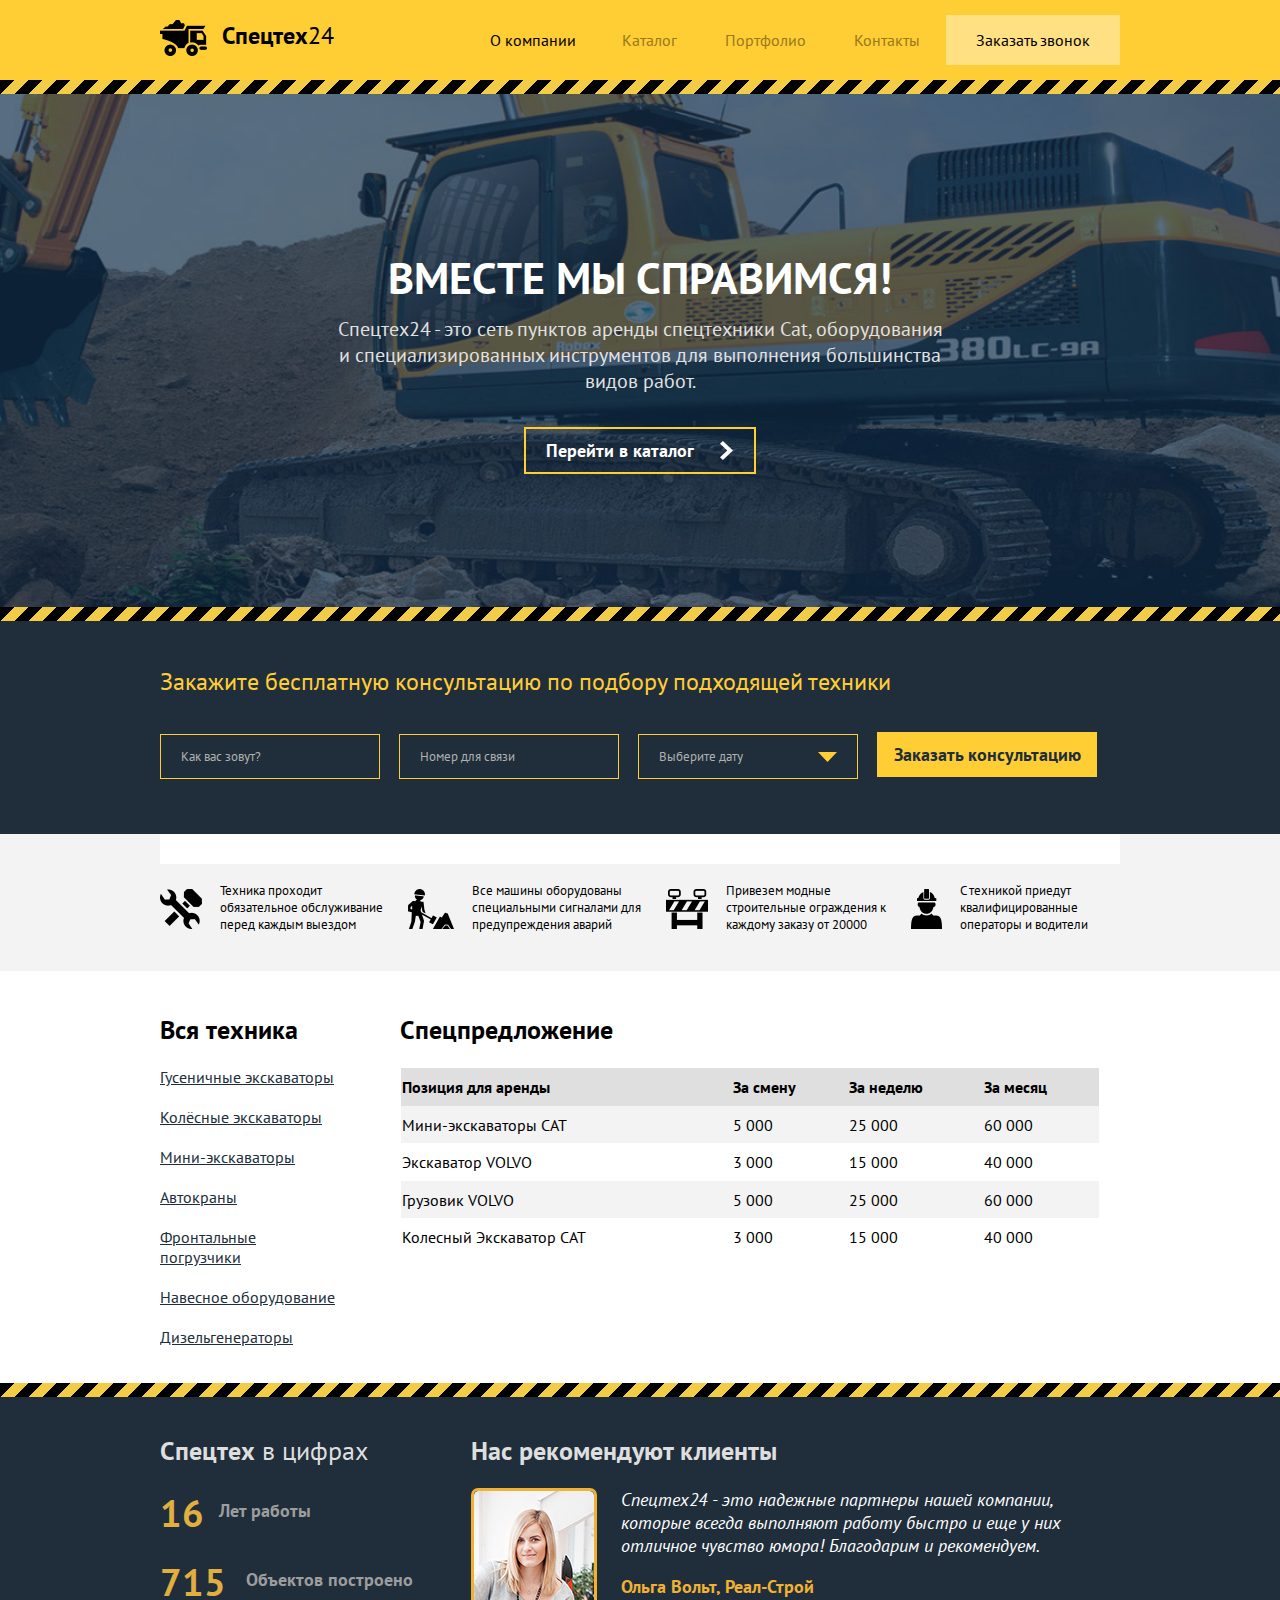
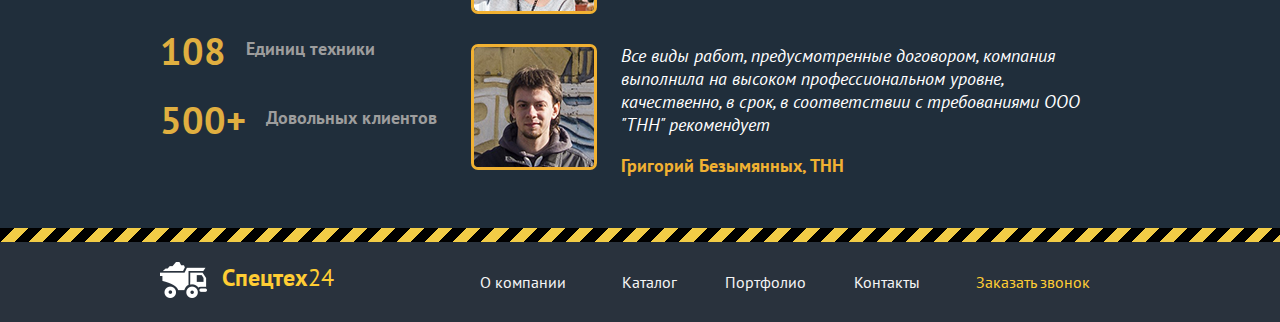
<file: index.html>
<!DOCTYPE html>
<html lang="en">
<head>
	<meta charset="UTF-8">
	<title>Спецтех24</title>
	<link rel="stylesheet" type="text/css" href="css/style.css">
	<link href="https://fonts.googleapis.com/css?family=PT+Sans:400,700,400italic&subset=latin,cyrillic" rel="stylesheet" type="text/css">
</head>
<body>
	<header class="page-header">
	<div class="container">
	<div class="logo">
	<a href="#" class="logo-link">
		<img class="logo-img" src="Icon/Icon_truck.png" alt="Грузовик">
		<span class="logo-brand">Спецтех<span class="normal-weight">24</span></span>
	</a>
	</div>
	<nav class="nav-primary">
	<ul>
		<li class="nav-list active-link"><span>О компании</span>
	    </li>
		<li class="nav-list"><a href="catalog.html">Каталог</a></li>
		<li class="nav-list"><a href="portfolio.html">Портфолио</a></li>
		<li class="nav-list"><a href="contacts.html">Контакты</a></li>
		<li class="btn-order"><a href="#">Заказать звонок</a></li>
	</ul>
	   </nav>
	 </div>
	</header>
<main>
<div class="gradient"></div>
	<div class="promo">
	<div class="container">
		<p class="promo-slogan">Вместе мы справимся!</p>
		<h1 class="promo-title">Спецтех24 - это сеть пунктов аренды спецтехники Cat, оборудования<br> и специализированных инструментов для выполнения большинства<br> видов работ.</h1>
		<a class="promo-btn" href="catalog.html"> Перейти в каталог </a>
	</div>
	</div>
	<div class="gradient"></div>
	<section class="consult">
		<div class="container">
			<h2 class="consult-title">Закажите бесплатную консультацию по подбору подходящей техники</h2>
			<form action="#" class="consult-form">
			<input class="form-list" type="text" placeholder="Как вас зовут?">
			<input class="form-list" type="tel" placeholder="Номер для связи">
			<input class="form-list-date" type="text" placeholder="Выберите дату" onfocus="(this.type='date')">
			<button class="consult-btn">Заказать консультацию</button>
			</form>
		</div>
	</section>
	<section class="action">
		<div class="container">
		  <div class="features">
	        <div class="features-item features-item-tool">
	        <img class="tool-img" src="Icon/tool.png" alt="tool">
			<p>Техника проходит<br>обязательное обслуживание<br>перед каждым выездом</p>
			</div>
			<div class="features-item">
			<img class="work-img" src="Icon/work.png" alt="work">
				<p>Все машины оборудованы<br>специальными сигналами для<br>предупреждения аварий</p>
			</div>
			<div class="features-item">
			<img class="fencing-img" src="Icon/fencing.png" alt="fencing">
				<p>Привезем модные<br>строительные ограждения к<br>каждому заказу от 20000</p>
			</div>
			<div class="features-item">
			<img class="workman-img" src="Icon/workman.png" alt="workman">
				<p>С техникой приедут<br>квалифицированные<br>операторы и водители</p>
			</div>
		  </div>
		</div>
	</section>

	<section class="technik">
		<div class="container">
			<nav class="technik-menu">
				<h2 class="subtitles">Вся техника</h2>
				<ul>
					<li><a href="#">Гусеничные экскаваторы</a></li><br>
					<li><a href="#">Колёсные экскаваторы</a></li><br>
					<li><a href="#">Мини-экскаваторы</a></li><br>
					<li><a href="#">Автокраны</a></li><br>
					<li><a href="#">Фронтальные погрузчики</a></li><br>
					<li><a href="#">Навесное оборудование</a></li><br>
					<li><a href="#">Дизельгенераторы</a></li><br>
				</ul>
			</nav>


			<article class="deals">
				<h2 class="subtitles">Спецпредложение</h2>
				<table class="deals-table">
					<tr class="table-head">
						<th>Позиция для аренды</th>
						<th>За смену</th>
						<th>За неделю</th>
						<th>За месяц</th>
					</tr>
					<tr class="table-row-f3">
						<td>Мини-экскаваторы CAT</td>
						<td>5 000</td>
						<td>25 000</td>
						<td>60 000</td>
					</tr>
					<tr class="table-row">
						<td>Экскаватор VOLVO</td>
						<td>3 000</td>
						<td>15 000</td>
						<td>40 000</td>
					</tr>
					<tr class="table-row-f3">
						<td>Грузовик VOLVO</td>
						<td>5 000</td>
						<td>25 000</td>
						<td>60 000</td>
					</tr>
					<tr class="table-row">
						<td>Колесный Экскаватор CAT</td>
						<td>3 000</td>
						<td>15 000</td>
						<td>40 000</td>
					</tr>
				</table>
		</article>
		</div>

</section>
<div class="gradient"></div>
	<section class="about">
		<div class="container">
			<div class="about-number">
				<h2 class="subtitles-about">
				Спецтех<span class="normal-weight"> в цифрах</span></h2>
				<ul class="about-number-list">
					<li><span class="about-digit">16</span><span class="about-digit-text">Лет работы</span></li>
					<li><span class="about-digit">715</span> Объектов построено</li>
					<li><span class="about-digit">108</span> Единиц техники</li>
					<li><span class="about-digit">500+</span> Довольных клиентов</li>
				</ul>
			</div>
			<div class="about-reviews">
				<h2 class="subtitles-about">Нас рекомендуют клиенты</h2>
				<div class="about-reviews-item-olga">
				<img class="border-img" src="Icon/Olga-img.png" alt="Ольга Вольт">
					<blockquote>
						Спецтех24 - это надежные партнеры нашей компании,<br> которые всегда выполняют работу быстро и еще у них<br> отличное чувство юмора! Благодарим и рекомендуем.<br>
						<p><cite>Ольга Вольт, Реал-Строй</cite></p>
					</blockquote>
				</div>
				<div class="about-reviews-item-gregory">
				<img class="border-img" src="Icon/Grisha-img.png" alt="Григорий Безымянных">
				<blockquote>
					Все виды работ, предусмотренные договором, компания<br> выполнила на высоком профессиональном уровне,<br> качественно, в срок, в соответствии с требованиями ООО<br> "ТНН" рекомендует<br>
					<p><cite>Григорий Безымянных, ТНН</cite></p>
				</blockquote>
			</div>
			</div>
		</div>
	</section>
	<div class="gradient"></div>
	<div class="map">
	<script type="text/javascript" charset="utf-8" src="https://api-maps.yandex.ru/services/constructor/1.0/js/?sid=eDevGND4OehnJQgShY4ai2HqXLOOoKMs&width=100%&height=400&lang=ru_RU&sourceType=constructor"></script>
		</div>
	</main>
	<footer class="page-footer">
		<div class="container">
		<div class="logo-footer">
			<a href="#" class="logo">
		<img class="logo-img" src="Icon/truckpromo.png" alt="Грузовик">
		<span class="logo-brand-footer">Спецтех<span class="normal-weight">24</span></span>
	</a>
	</div>
	<nav class="nav-primary-footer">
	<ul>
		<li class="footer-nav-menu_item"><span class="active-link-footer">О компании</span></li>
		<li class="footer-nav-menu_item"><a href="catalog.html">Каталог</a></li>
		<li class="footer-nav-menu_item"><a href="portfolio.html">Портфолио</a></li>
		<li class="footer-nav-menu_item"><a href="contacts.html">Контакты</a></li>
		<li class="btn-order-footer"><a href="#">Заказать звонок</a></li>
	</ul>
	</nav>
	</div>
	</footer>
</body>
</html>
</file>
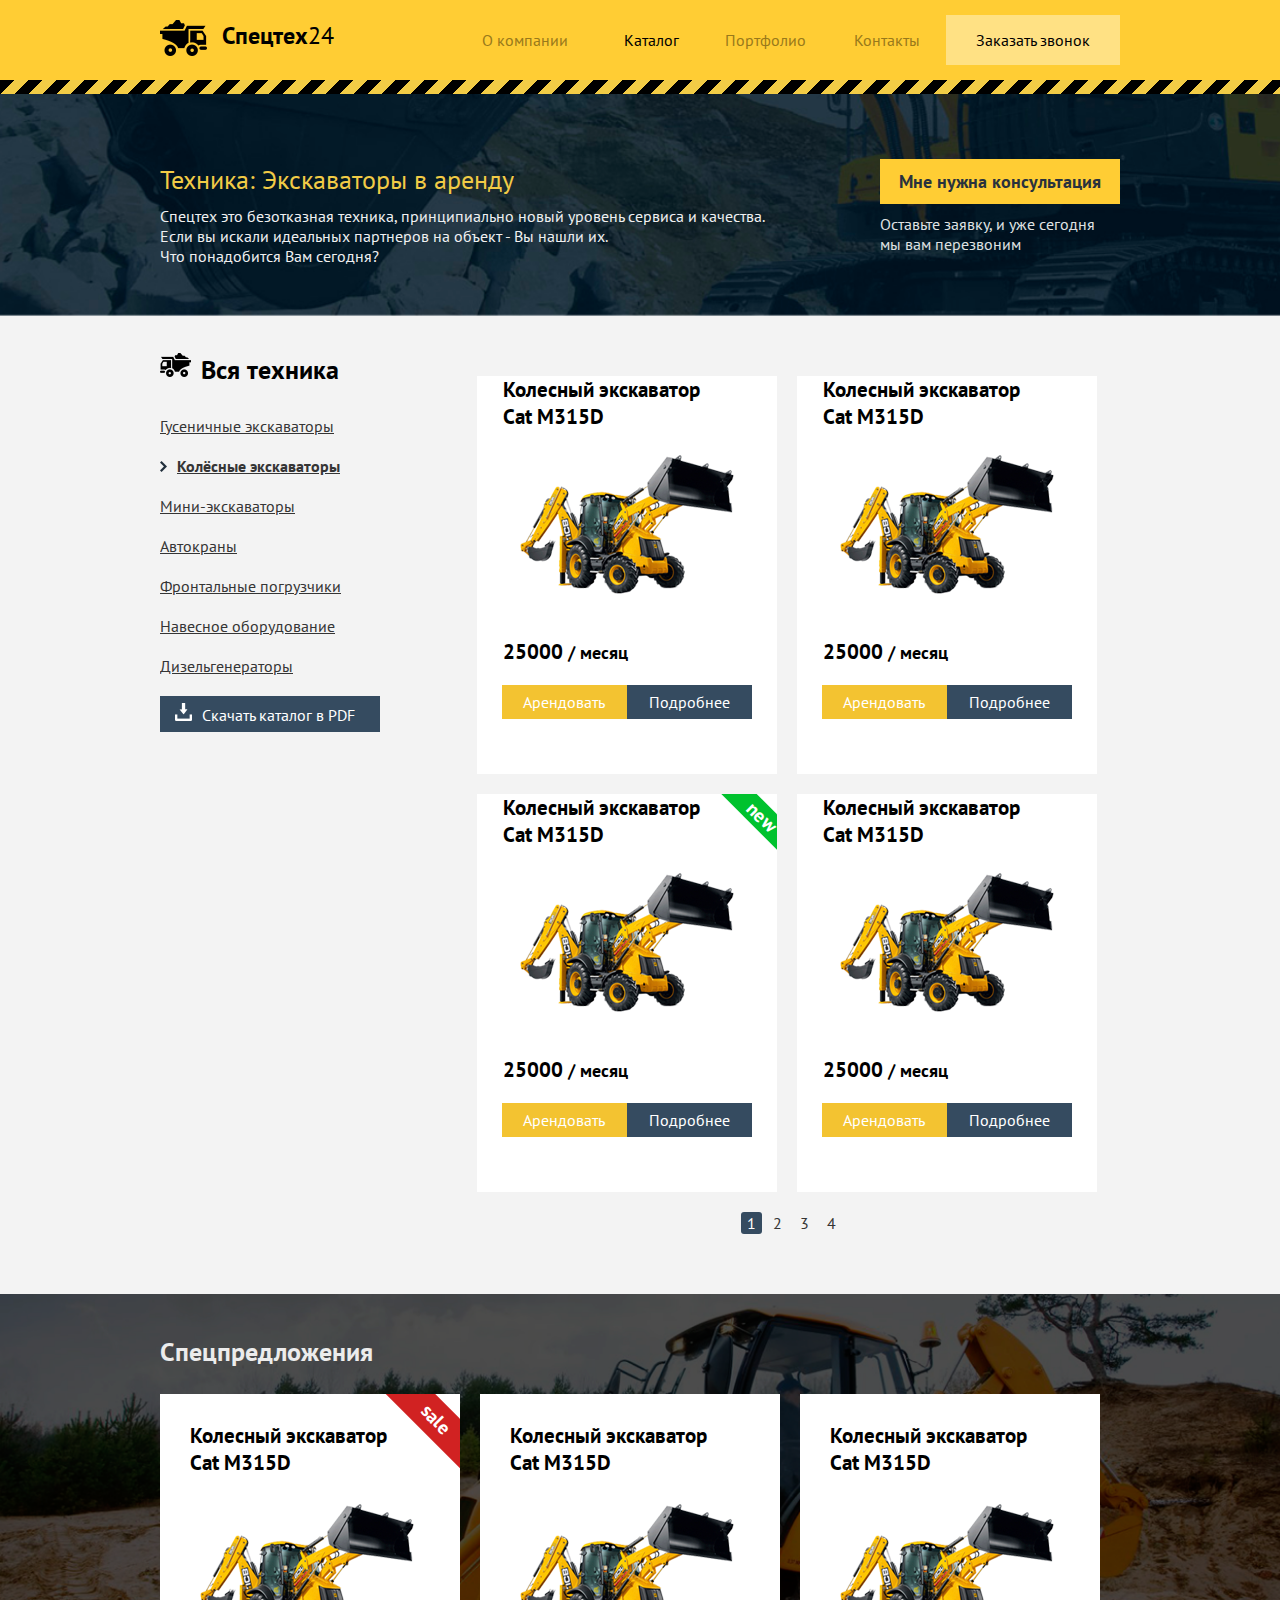
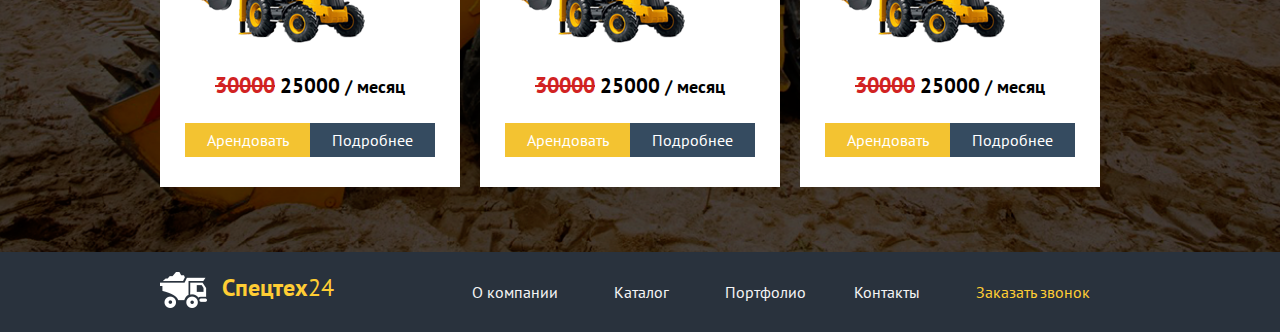
<file: catalog.html>
<!DOCTYPE html>
<html lang="en">
<head>
	<meta charset="UTF-8">
	<title>Спецтех24</title>
	<link rel="stylesheet" type="text/css" href="css/style.css">
	<link href="https://fonts.googleapis.com/css?family=PT+Sans:400,700,400italic&subset=latin,cyrillic" rel="stylesheet" type="text/css">
</head>
<body>
	<header class="page-header">
	<div class="container">
	<div class="logo">
	<a href="index.html" class="logo-link">
		<img class="logo-img" src="Icon/Icon_truck.png" alt="Грузовик">
		<span class="logo-brand">Спецтех<span class="normal-weight">24</span></span>
	</a>
	</div>
	<nav class="nav-primary">
	<ul>
		<li class="nav-list"><a href="index.html">О компании</a></li>
		<li class="nav-list">
		<span class="active-link-catalog">Каталог</span></li>
		<li class="nav-list"><a href="portfolio.html">Портфолио</a></li>
		<li class="nav-list"><a href="contacts.html">Контакты</a></li>
		<li class="btn-order"><a href="#">Заказать звонок</a></li>
	</ul>
	</nav>
	</div>
	</header>
	<main>
	<div class="gradient"></div>
	 <div class="rent">
	 	<div class="container">
	 	<div class="slogan">
	 		<h1 class="rent-slogan"><span>Техника: Экскаваторы в аренду</span></h1>
	 		<p class="rent-title">Спецтех это безотказная техника, принципиально новый уровень сервиса и качества.<br> Если вы искали идеальных партнеров на объект - Вы нашли их.<br> Что понадобится Вам сегодня?</p>
	 		</div>
	 		<div class="btn-slogan">
	 		<button class="rent-btn">Мне нужна консультация</button>
	 		<p class="rent-application">Оставьте заявку, и уже сегодня<br>мы вам перезвоним</p>
	 		</div>
	 	</div>
	 </div>
	 <section class="equipment-menu">
	 	<div class="container">
	 	<nav class="equipment-menu-nav">
	 	<div class="icon-sub">
	 	 <img class="logo-img-mini" src="Icon/Icon_truck_mini.png" alt="Грузовик">
	 		<h2 class="subtitles-equipment">Вся техника</h2>
	 	</div>
	 		<ul>
					<li><a href="#">Гусеничные экскаваторы</a></li><br>
					<li class="active-link-nav-menu"><a  href="#">Колёсные экскаваторы</a></li><br>
					<li><a href="#">Мини-экскаваторы</a></li><br>
					<li><a href="#">Автокраны</a></li><br>
					<li><a href="#">Фронтальные погрузчики</a></li><br>
					<li><a href="#">Навесное оборудование</a></li><br>
					<li><a href="#">Дизельгенераторы</a></li><br>
					<li class="btn-download-pdf"><a href="#">Скачать каталог в PDF</a></li>
				</ul>
			</nav>
			<article class="equipments">
				<div class="equipment">
					<h4 class="Cat-315D">Колесный экскаватор <br>Cat M315D</h4>
					<img class="excavator-img-1" src="Icon/excavator-logo.png" alt="экскаватор">
					<h4 class="price-month"><span class="price">25000 </span>/ месяц</h4>
					<div class="btn-rent-detail">
						<a href="#" class="button-equipment">Арендовать</a>
						<a href="#" class="button-equipment btn-detail">Подробнее</a>
					</div>
				</div>
				<div class="equipment">
					<h4 class="Cat-315D">Колесный экскаватор <br>Cat M315D</h4>
					<img class="excavator-img-2" src="Icon/excavator-logo.png" alt="экскаватор">
					<h4 class="price-month"><span class="price">25000</span> / месяц</h4>
          <div class="btn-rent-detail">
					<a href="#" class="button-equipment">Арендовать</a>
					<a href="#" class="button-equipment btn-detail">Подробнее</a>
				</div>
				</div>
				<div class="equipment clear-box">
				<div class="clear-box-new">new</div>
					<h4 class="Cat-315D">Колесный экскаватор <br>Cat M315D</h4>
					<img class="excavator-img-3" src="Icon/excavator-logo.png" alt="экскаватор">
					<h4 class="price-month"><span class="price">25000</span> / месяц</h4>
          <div class="btn-rent-detail">
					<a href="#" class="button-equipment">Арендовать</a>
					<a href="#" class="button-equipment btn-detail">Подробнее</a>
				</div>
				</div>
				<div class="equipment">
					<h4 class="Cat-315D">Колесный экскаватор <br>Cat M315D</h4>
					<img class="excavator-img-4" src="Icon/excavator-logo.png" alt="экскаватор">
					<h4 class="price-month"><span class="price">25000</span> / месяц</h4>
			<div class="btn-rent-detail">
					<a href="#" class="button-equipment">Арендовать</a>
					<a href="#" class="button-equipment btn-detail">Подробнее</a>
				 </div>
			  </div>
			  <div class="page-number">
			  	<ul>
			  		<li class="active-page-number">1</li>
			  		<li><a href="#">2</a></li>
			  		<li><a href="#">3</a></li>
			  		<li><a href="#">4</a></li>
			  </div>
			</article>
		</div>
	 </section>
	 <section class="specials">
	 	<div class="container">
	 		<h3 class="subtitles-specials">Спецпредложения </h3>
	 		<div class="special-equipment">
	 			<div class="special-product sale-box">
	 			<div class="sale">sale</div>
	 				<h4 class="M315D">Колесный 	экскаватор<br> Cat M315D</h4>
	 				<img class="excavator-img-5" src="Icon/excavator-logo.png" alt="Экскаватор">
	 				<h4 class="price-month-2"><span class ="red-price">30000</span> <span class="price">25000</span> / месяц</h4>
	 				<div class="btn-rent-detail-2">
	 				  <a href="#" class="button-equipment">Арендовать</a>
					  <a href="#" class="button-equipment btn-detail">Подробнее</a>
	 			</div>
	 			</div>
	 				<div class="special-product">
	 				<h4 class="M315D">Колесный 	экскаватор<br> Cat M315D</h4>
	 				<img class="excavator-img-6" src="Icon/excavator-logo.png" alt="Экскаватор">
	 				<h4 class="price-month-2"><span class ="red-price">30000</span> <span class="price">25000</span> / месяц</h4>
	 				<div class="btn-rent-detail-2">
	 				  <a href="#" class="button-equipment">Арендовать</a>
					  <a href="#" class="button-equipment btn-detail">Подробнее</a>
	 			</div>
	 			</div>
	 				<div class="special-product">
	 				<h4 class="M315D">Колесный 	экскаватор<br> Cat M315D</h4>
	 				<img class="excavator-img-7" src="Icon/excavator-logo.png" alt="Экскаватор">
	 				<h4 class="price-month-2"><span class ="red-price">30000</span> <span class="price">25000</span> / месяц</h4>
	 				<div class="btn-rent-detail-2">
	 			    <a href="#" class="button-equipment">Арендовать</a>
						<a href="#" class="button-equipment btn-detail">Подробнее</a>
	 			</div>
	 			</div>
	 		</div>
	 	</div>
	 </section>
	</main>
	<footer class="page-footer">
		<div class="container">
		<div class="logo-footer">
			<a href="#" class="logo">
		<img class="logo-img" src="Icon/truckpromo.png" alt="Грузовик">
		<span class="logo-brand-footer">Спецтех<span class="normal-weight">24</span></span>
	</a>
	</div>
	<nav class="nav-primary-footer">
	<ul>
		<li class="footer-nav-menu_item"><a href="index.html">О компании</a></li>
		<li class="footer-nav-menu_item"><span class="active-link-footer">Каталог</span></li>
		<li class="footer-nav-menu_item"><a href="portfolio.html">Портфолио</a></li>
		<li class="footer-nav-menu_item"><a href="contacts.html">Контакты</a></li>
		<li class="btn-order-footer"><a href="#">Заказать звонок</a></li>
	</ul>
	</nav>
	</div>
	</footer>
</body>
</html>
</file>
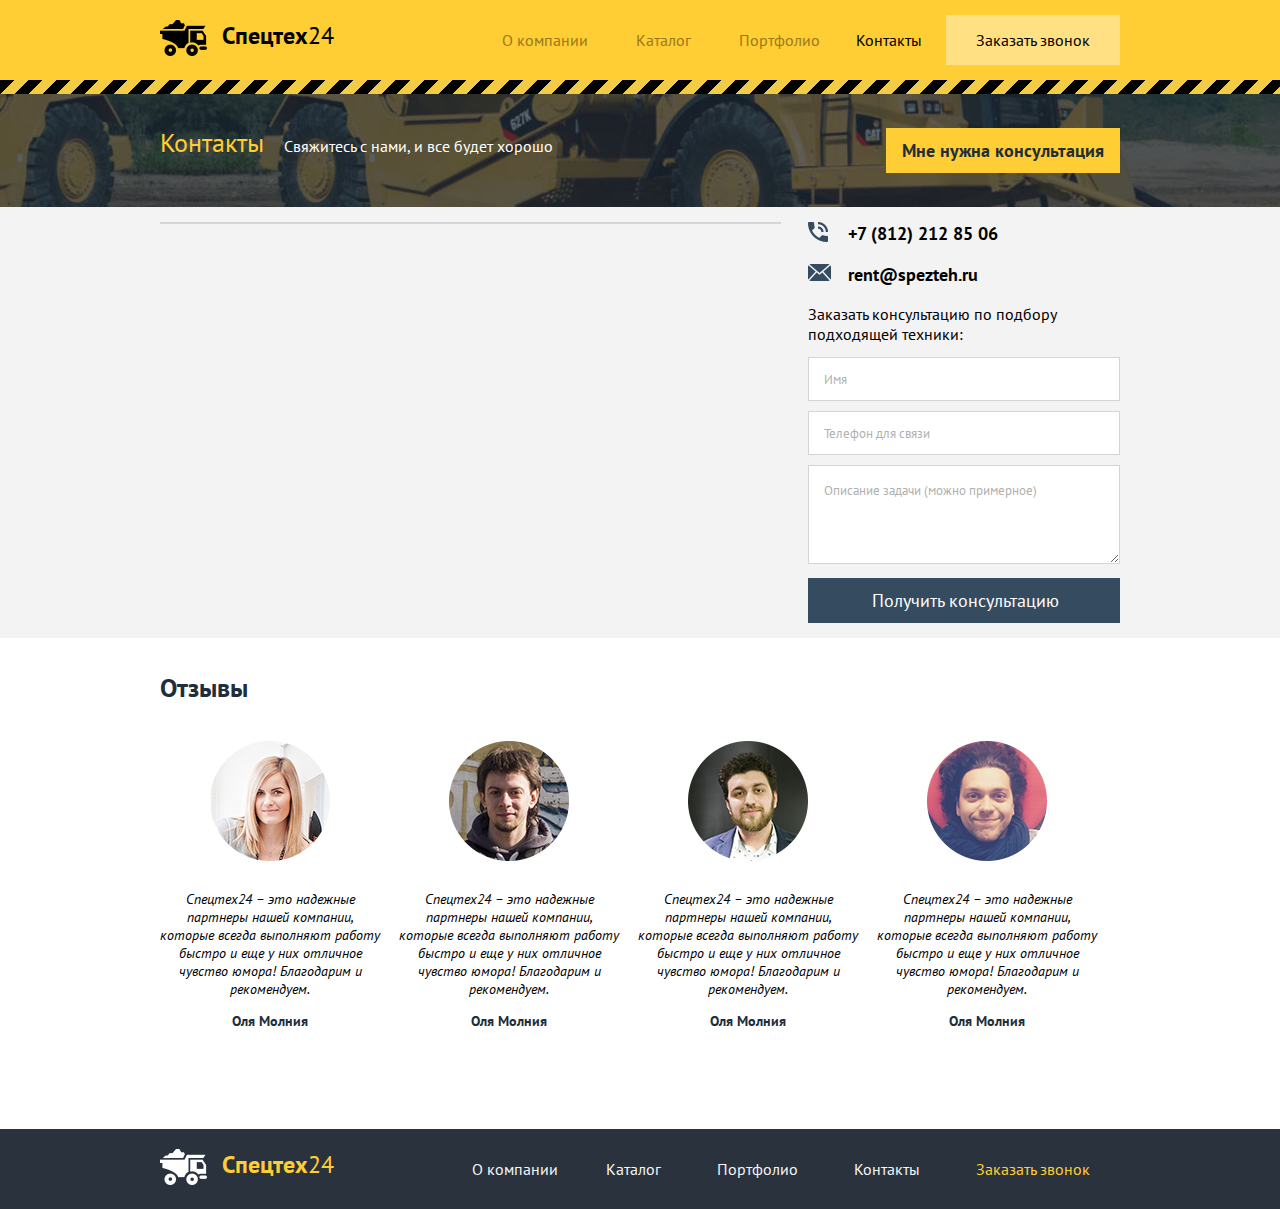
<file: contacts.html>
<!DOCTYPE html>
<html lang="en">
<head>
	<meta charset="UTF-8">
	<title>Спецтех24</title>
	<link rel="stylesheet" type="text/css" href="css/style.css">
	<link href="https://fonts.googleapis.com/css?family=PT+Sans:400,700,400italic&subset=latin,cyrillic" rel="stylesheet" type="text/css">
</head>
<body>
	<header class="page-header">
	<div class="container">
	<div class="logo">
	<a href="#" class="logo-link">
		<img class="logo-img" src="Icon/Icon_truck.png" alt="Грузовик">
		<span class="logo-brand">Спецтех<span class="normal-weight">24</span></span>
	</a>
	</div>
	<nav class="nav-primary">
	<ul>
		<li class="nav-list"><a href="index.html">О компании</a></li>
		<li class="nav-list"><a href="catalog.html">Каталог</a></li>
		<li class="nav-list"><a href="portfolio.html">Портфолио</a></li>
		<li class="nav-list active-link-contacts"><span>Контакты</span></li>
		<li class="btn-order"><a href="#">Заказать звонок</a></li>
	</ul>
	   </nav>
	 </div>
	</header>
<main>
	<div class="gradient"></div>
	<section class="contacts-consult">
		<div class="container">
			<h1 class="contact-subtitle">Контакты</h1>
			<p class="content-subtitle">Свяжитесь с нами, и все будет хорошо</p>
			<div class="contact-button">
				<a href="#" class="contact-btn">Мне нужна консультация</a>
			</div>
		</div>
	</section>
	<section class="contact-map-form">
	  <div class="container">
		    <div class="contact-map">
		    	<script type="text/javascript" charset="utf-8" src="https://api-maps.yandex.ru/services/constructor/1.0/js/?sid=NPKeBtZeGYYxlqBsvkIfknQErw6tV12d&width=620&height=400&lang=ru_RU&sourceType=constructor">
		    	</script>
		    </div>
		   <div class="contact-form">
        <p class="contact-number">+7 (812) 212 85 06</p>
        <p class="contact-email">rent@spezteh.ru</p>
        <h2 class="form-subtitle">Заказать консультацию по подбору<br>подходящей техники:</h2>
        <form action="#">
        	<input type="text" placeholder="Имя">
        	<input type="tel" placeholder="Телефон для связи">
        	<textarea placeholder="Описание задачи (можно примерное)"></textarea>
        	<button>Получить консультацию</button>
        </form>
		   </div>
	</section>
      <section class="contact-reviews">
        <div class="container">
          <div class="review-subtitle">
      	  <h1 class="contact-reviews-subtitle">Отзывы</h1>
      	</div>
          <div class="olga-recall">
          	<img src="Icon/Olga-circus-img.png">
          	<blockquote>Спецтех24 – это надежные<br> партнеры нашей компании,<br> которые всегда выполняют работу<br> быстро и еще у них отличное<br> чувство юмора! Благодарим и<br> рекомендуем.</blockquote>
          	<p><cite>Оля Молния</cite></p>
          </div>
          <div class="olga-recall">
          	<img src="Icon/Grisha-circus-img.png">
          	<blockquote>Спецтех24 – это надежные<br> партнеры нашей компании,<br> которые всегда выполняют работу<br> быстро и еще у них отличное<br> чувство юмора! Благодарим и<br> рекомендуем.</blockquote>
          	<p><cite>Оля Молния</cite></p>
          </div>
          <div class="olga-recall">
          	<img src="Icon/Kudra-img.png">
          	<blockquote>Спецтех24 – это надежные<br> партнеры нашей компании,<br> которые всегда выполняют работу<br> быстро и еще у них отличное<br> чувство юмора! Благодарим и<br> рекомендуем.</blockquote>
          	<p><cite>Оля Молния</cite></p>
          </div>
          <div class="olga-recall">
          	<img src="Icon/Kudra-1-img.png">
          	<blockquote>Спецтех24 – это надежные<br> партнеры нашей компании,<br> которые всегда выполняют работу<br> быстро и еще у них отличное<br> чувство юмора! Благодарим и<br> рекомендуем.</blockquote>
          	<p><cite>Оля Молния</cite></p>
          </div>
        </div>
      </section>
	</main>
	<footer class="page-footer">
		<div class="container">
		<div class="logo-footer">
			<a href="#" class="logo">
		<img class="logo-img" src="Icon/truckpromo.png" alt="Грузовик">
		<span class="logo-brand-footer">Спецтех<span class="normal-weight">24</span></span>
	</a>
	</div>
	<nav class="nav-primary-footer">
	<ul>
		<li class="footer-nav-menu_item"><a href="index.html">О компании</a></li>
		<li class="footer-nav-menu_item"><a href="catalog.html">Каталог</a></li>
		<li class="footer-nav-menu_item"><span class="active-link-footer">Портфолио</span></li>
		<li class="footer-nav-menu_item"><a href="#">Контакты</a></li>
		<li class="btn-order-footer"><a href="#">Заказать звонок</a></li>
	</ul>
	</nav>
	</div>
	</footer>
	</body>
	</html>
</file>
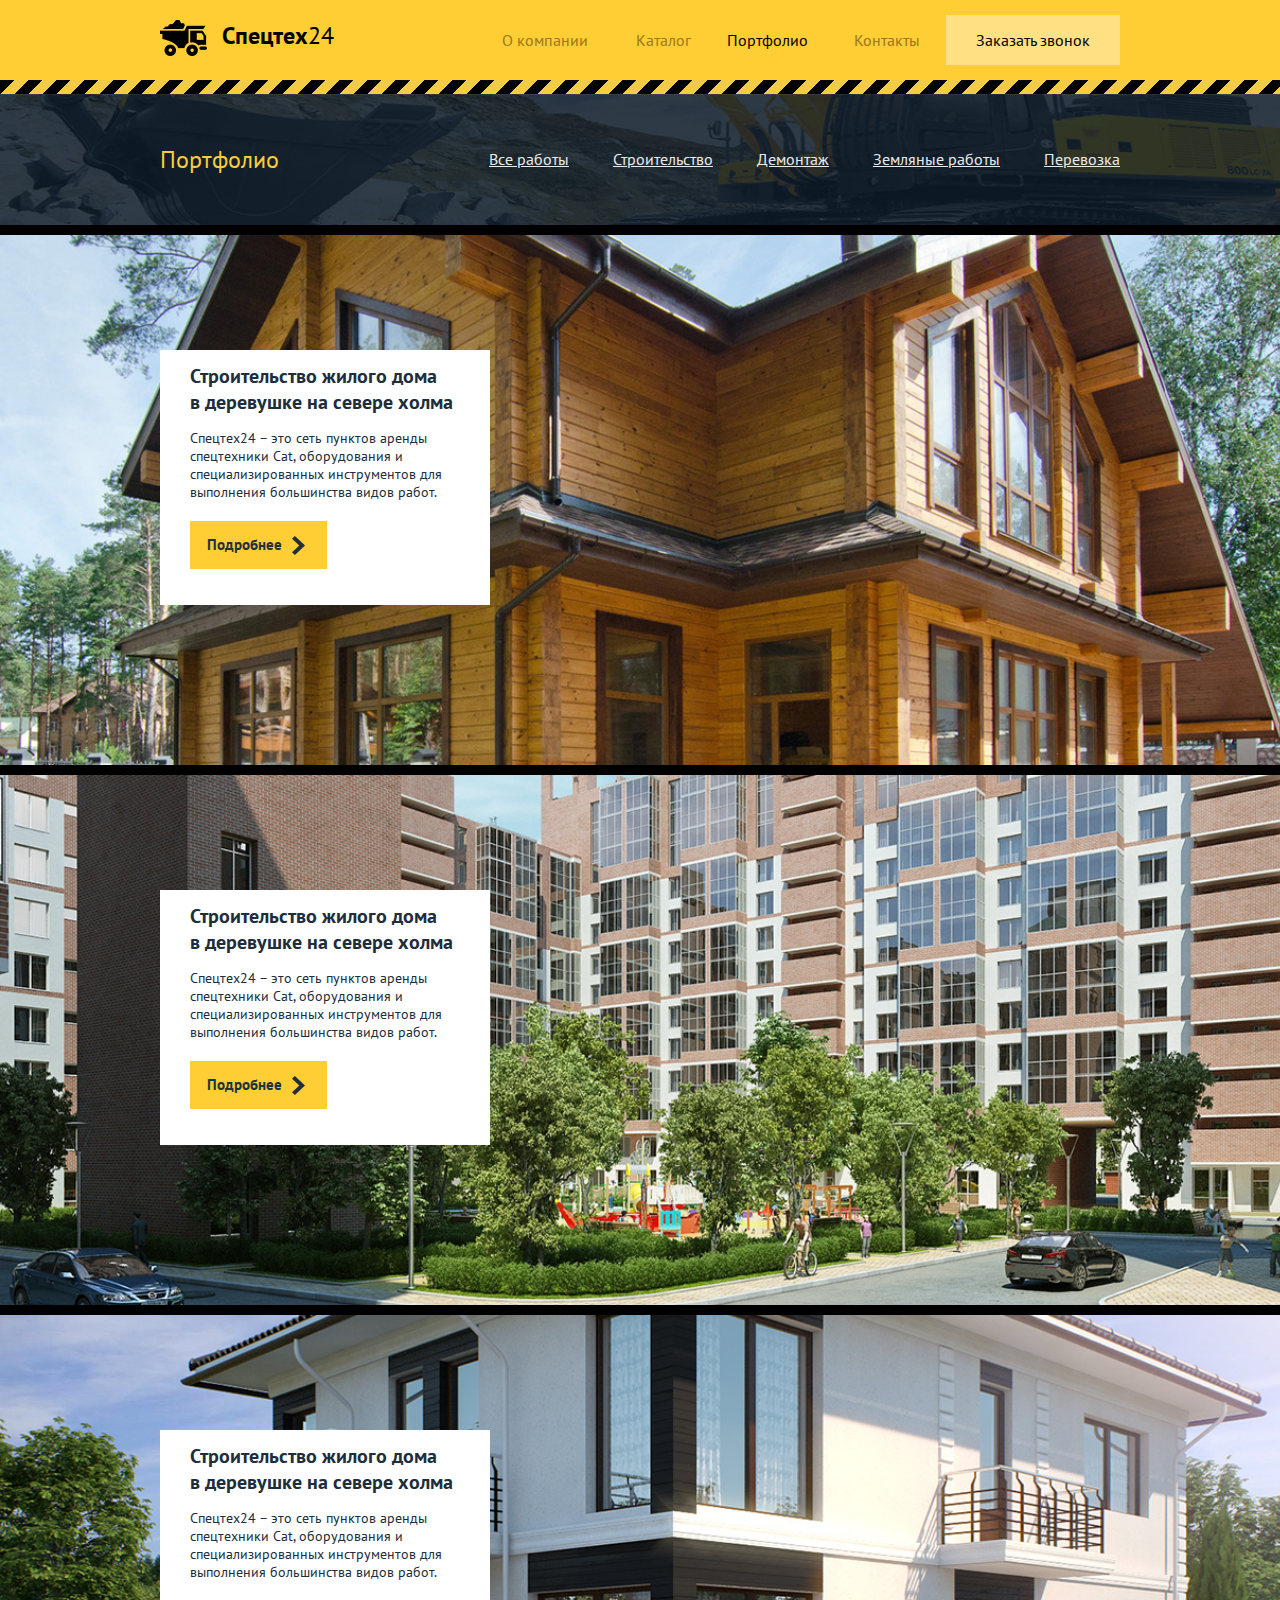
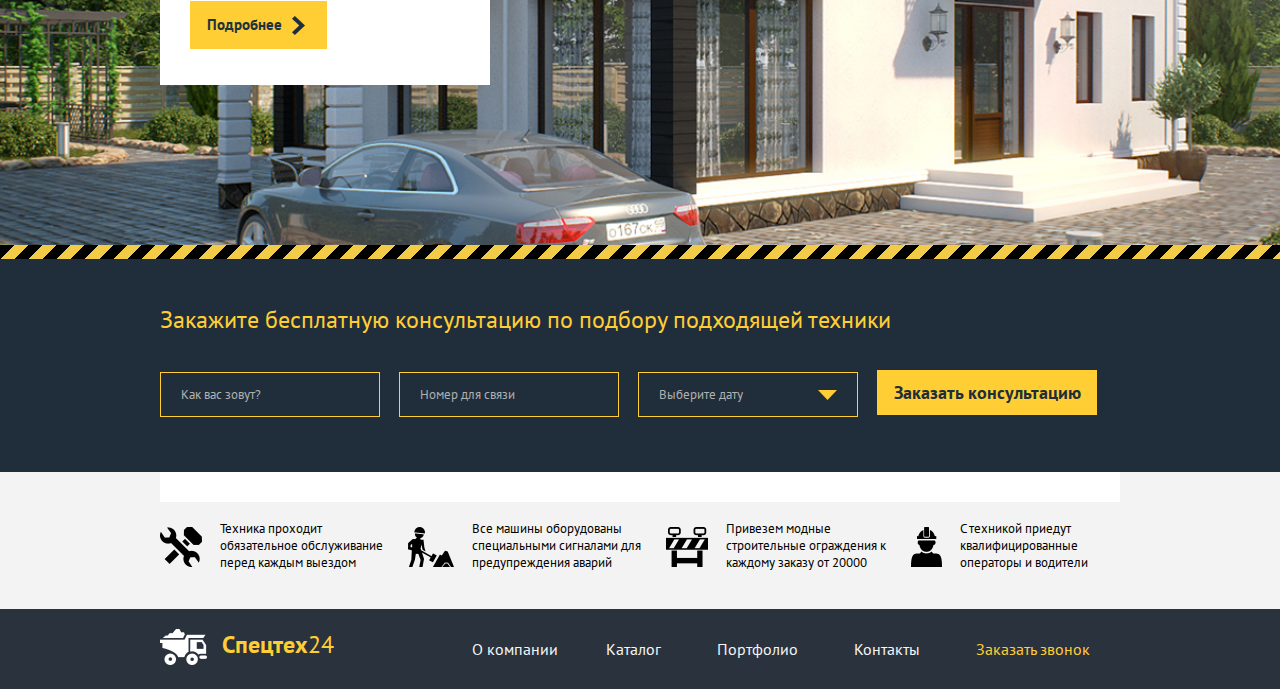
<file: portfolio.html>
<!DOCTYPE html>
<html lang="en">
<head>
	<meta charset="UTF-8">
	<title>Спецтех24</title>
	<link rel="stylesheet" type="text/css" href="css/style.css">
	<link href="https://fonts.googleapis.com/css?family=PT+Sans:400,700,400italic&subset=latin,cyrillic" rel="stylesheet" type="text/css">
</head>
<body>
	<header class="page-header">
	<div class="container">
	<div class="logo">
	<a href="#" class="logo-link">
		<img class="logo-img" src="Icon/Icon_truck.png" alt="Грузовик">
		<span class="logo-brand">Спецтех<span class="normal-weight">24</span></span>
	</a>
	</div>
	<nav class="nav-primary">
	<ul>
		<li class="nav-list"><a href="index.html">О компании</a></li>
		<li class="nav-list"><a href="catalog.html">Каталог</a></li>
		<li class="nav-list active-link-portfolio"><span>Портфолио</span></li>
		<li class="nav-list"><a href="contacts.html">Контакты</a></li>
		<li class="btn-order"><a href="#">Заказать звонок</a></li>
	</ul>
	   </nav>
	 </div>
	</header>
<main>
	<div class="gradient"></div>
	<section class="portfolio-nav">
		<div class="container">
		<h1 class="portfolio-subtitle">Портфолио</h1>
		 <nav class="portfolio-nav-menu">
		 	<ul>
		 	   <li><a href="#">Все работы</a></li>
		 	   <li><a href="#">Строительство</a></li>
		 	   <li><a href="#">Демонтаж</a></li>
		 	   <li><a href="#">Земляные работы</a></li>
		 	   <li><a href="#">Перевозка</a></li>
		 	</ul>
		 </nav>
		</div>
	</section>
	<div class="seperate-area"></div>
	<section class="bg-wooden-house">
	<div class="container">
		<div class="house-description">
		<h1 class="description-subtitle">Строительство жилого дома<br>в деревушке на севере холма</h1>
		<p class="description">Спецтех24 – это сеть пунктов аренды<br> спецтехники Cat, оборудования и<br> специализированных инструментов для<br> выполнения большинства видов работ.</p>
		<a href="" class="btn-description-detail">Подробнее</a>
		</div>
	</div>
	</section>
	<div class="seperate-area"></div>
	<section class="bg-high-rises-house">
		<div class="container">
			<div class="house-description">
		<h1 class="description-subtitle">Строительство жилого дома<br>в деревушке на севере холма</h1>
		<p class="description">Спецтех24 – это сеть пунктов аренды<br> спецтехники Cat, оборудования и<br> специализированных инструментов для<br> выполнения большинства видов работ.</p>
		<a href="" class="btn-description-detail">Подробнее</a>
		</div>
		</div>
	</section>
	<div class="seperate-area"></div>
	<section class="bg-stone-house">
		<div class="container">
			<div class="house-description">
		<h1 class="description-subtitle">Строительство жилого дома<br>в деревушке на севере холма</h1>
		<p class="description">Спецтех24 – это сеть пунктов аренды<br> спецтехники Cat, оборудования и<br> специализированных инструментов для<br> выполнения большинства видов работ.</p>
		<a href="" class="btn-description-detail">Подробнее</a>
		</div>
		</div>
	</section>
	<div class="gradient"></div>
	<section class="consult">
		<div class="container">
			<h2 class="consult-title">Закажите бесплатную консультацию по подбору подходящей техники</h2>
			<form action="#" class="consult-form">
			<input class="form-list" type="text" placeholder="Как вас зовут?">
			<input class="form-list" type="tel" placeholder="Номер для связи">
			<input class="form-list-date" type="text" placeholder="Выберите дату" onfocus="(this.type='date')">
			<button class="consult-btn">Заказать консультацию</button>
			</form>
		</div>
	</section>
	<section class="action">
		<div class="container">
		  <div class="features">
	        <div class="features-item features-item-tool">
	        <img class="tool-img" src="Icon/tool.png" alt="tool">
			<p>Техника проходит<br>обязательное обслуживание<br>перед каждым выездом</p>
			</div>
			<div class="features-item">
			<img class="work-img" src="Icon/work.png" alt="work">
				<p>Все машины оборудованы<br>специальными сигналами для<br>предупреждения аварий</p>
			</div>
			<div class="features-item">
			<img class="fencing-img" src="Icon/fencing.png" alt="fencing">
				<p>Привезем модные<br>строительные ограждения к<br>каждому заказу от 20000</p>
			</div>
			<div class="features-item">
			<img class="workman-img" src="Icon/workman.png" alt="workman">
				<p>С техникой приедут<br>квалифицированные<br>операторы и водители</p>
			</div>
		  </div>
		</div>
	</section>
	</main>
	<footer class="page-footer">
		<div class="container">
		<div class="logo-footer">
			<a href="#" class="logo">
		<img class="logo-img" src="Icon/truckpromo.png" alt="Грузовик">
		<span class="logo-brand-footer">Спецтех<span class="normal-weight">24</span></span>
	</a>
	</div>
	<nav class="nav-primary-footer">
	<ul>
		<li class="footer-nav-menu_item"><a href="index.html">О компании</a></li>
		<li class="footer-nav-menu_item"><a href="catalog.html">Каталог</a></li>
		<li class="footer-nav-menu_item"><span class="active-link-footer">Портфолио</span></li>
		<li class="footer-nav-menu_item"><a href="contacts.html">Контакты</a></li>
		<li class="btn-order-footer"><a href="#">Заказать звонок</a></li>
	</ul>
	</nav>
	</div>
	</footer>
	</body>
	</html>
</file>
<file: css/style.css>
body, html {
    margin:0px;
    padding:0px;
    font-family:'PT Sans', sans-serif;
    height: 100%;
    min-width: 1200px;
}
.gradient {
  background-image: repeating-linear-gradient(135deg, #000000 0px,#000000 10px, #f2cc46 10px, #f2cc46 20px);
  height: 14px;
  width: 100%;
}
.clearfix:after{
	content:'';
	display:table;
	clear: both;
	width: 100%;
	height: 10px;
}
.container{
	overflow: hidden;
	width: 960px;
	margin: 0 auto;
	height: 100%;
}
.normal-weight {
	font-weight: normal;
}
.seperate-area {
	background-color: #000000;
	width: 100%;
	height: 10px;
}

/*----------Header----------*/
.page-header {
    background-color:#ffcd34;
    padding: 15px 0;
}
.logo-brand {
	float:right;
	 color: #000000;
	 font-size: 24px;
	 padding-left:15px;
	 font-weight: bold;
}
.logo {
	float: left;
	padding-top: 5px;
  padding-bottom: 5px;
}
.nav-primary {
	float: right;
	font-weight: normal;
	font-size: 16px;
}
.nav-primary ul {
	margin:0 auto;
	padding: 0;
}
.nav-primary span {
	padding-right: 10px;
}
 .nav-list {
 	display: inline-block;
 	padding-left: 10px;
 	padding-right: 10px;
 }
 .nav-list a {
 	text-decoration: none;
 	color: #98791b;
 	border: 2px solid rgba(0, 0, 0, 0);
 	padding: 13px 10px;
 }
 .nav-list a:hover {
    border: 2px solid #bc9d36;
 }
 .nav-list a:active {
 	border: 2px solid #796e38;
 }
 .active-link-catalog {
 	color:#000000;
 	padding: 15px 20px;
 }
 .btn-order  {
 	display: inline-block;
    background:#ffe184;
    padding: 15px 30px;
}
.btn-order a {
    text-decoration: none;
	color: black;
}
.btn-order:hover {
    background:#ffecb2;
}
.btn-order:active {
	background:#f6bf16;
}
/*----------Index----------*/
.promo {
 	background: url(../Icon/promo.png) no-repeat;
 	background-size: cover;
 	color:#fff;
 	text-align: center;
 	padding: 15px 0;
}

.promo-slogan {
	padding-top: 140px;
	margin-top: 0;
	margin-bottom: 0;
	font-size: 44px;
	font-weight: bold;
	text-transform: uppercase;
}
.promo-title {
	color:#e1e1e1;
	font-size: 20px;
	font-weight: lighter;
	margin:0 auto;
	margin-top: 10px;

}
.promo-btn {
	border:2px solid #ffcd34;
	font-size: 18px;
	color:#fff;
	text-decoration: none;
	display:inline-block;
	padding-left:20px;
	padding-right: 60px;
	padding-top: 10px;
	padding-bottom: 10px;
	font-weight: bold;
	background-image: url(../Icon/arrow-white.png);
	background-repeat: no-repeat;
	background-position: 90% 50%;
	margin-top: 33px;
	margin-bottom: 118px;
}
.promo-btn:hover {
    border-color: #ffd966;
}
.promo-btn:active {
	border-color: #ffe390;
}
.consult {
	background-color:#202e3b;
	padding: 15px 0;
}
 .consult-title {
	color:#ffcd34;
	margin-top: 30px;
	font-weight: normal;
	font-size: 24px;
}
.consult-form {
	margin-top: 35px;
	margin-bottom: 40px;
}
.form-list {
	border:1px solid #ffcd34;
	background-color: #202e3b;
	color:#ffffff;
	padding: ;
	margin-right: 15px;
	outline: none;
	width: 220px;
	height: 45px;
	padding-left: 20px;
	-webkit-box-sizing: border-box;
  -moz-box-sizing: border-box;
  box-sizing: border-box;
}
.form-list-date {
	border:1px solid #ffcd34;
	background-color: #202e3b;
	color:#ffffff;
	padding:;
	margin-right: 15px;
	outline: none;
	width: 220px;
	height: 45px;
	padding-left: 20px;
	-webkit-box-sizing: border-box;
  -moz-box-sizing: border-box;
  box-sizing: border-box;
  background-image: url(../Icon/arrow_down.png);
  background-repeat: no-repeat;
  background-position: 90% 50%;
}
.form-list:focus {
	border-color: #ffd966;
}
.consult-btn {
	border:1px solid #ffcd34;
	background-color: #ffcd34 ;
	color: #202e3b;
	cursor: pointer;
	font-size: 18px;
	font-weight: bold;
	outline: none;
	width: 220px;
	height: 45px;
	padding-right:10px;
	padding-left: 10px;
	-webkit-box-sizing: border-box;
  -moz-box-sizing: border-box;
  box-sizing: border-box;
  font-family: 'PT Sans', sans-serif;
}
.consult-btn:hover {
  background:#ffd966;
}
.consult-btn:active {
	background:#f6bf16;
}
::-webkit-input-placeholder {color:#fff;}
::-moz-placeholder          {color:#fff;}
:-moz-placeholder           {color:#fff;}
:-ms-input-placeholder      {color:#fff;}
.action {
	background: #f3f3f3;
}
.features {
	background: #fff;
}
.features-item {
	float:left;
	margin-top: 20px;
	margin-right: 25px;
	font-weight: normal;
	font-size:13px;
}
.features-item p {
	display:inline-block;
	padding-left: 15px;

}
.technik{
}
.technik-menu {
	float:left;
	font-weight: normal;
	font-size: 16px;
	list-style-type: none;
	padding-left: 0;
	margin-top: 20px;
	width: 180px;
}
.technik-menu ul {
	padding-left: 0;
	list-style-type: none;
}
.technik-menu a {
	color:#202e3b;
}
.subtitles {
	font-weight: bold;
	font-size: 26px;
}
.deals {
	float: left;
	font-weight: normal;
	margin-top: 20px;
	padding-left: 60px;
}
.deals-table {
	text-align: left;
	background-color: #dfdfdf;
	border-collapse: collapse;
	border:1px solid white;
	height: 190px;
  width: 700px;
  font-size: 16px;
}
.table-row {
	background-color: #ffffff;
}
.table-row-f3 {
	background-color: #f3f3f3;
}
.about {
	background: #202e3b;
	padding: 15px 0;
}
.about-number {
	float:left;
}
.subtitles-about {
	color:#dedede;
	font-weight: bold;
	font-size: 26px;
}
.about-digit{
	color: #e0af40;
	font-size: 38px;
	vertical-align: middle;
	padding-right: 15px;
}
.about-number-list {
	color: #9d9d9d;
	list-style-type: none;
	font-size:18px;
	font-weight: bold;
	padding: 0;
}
.about-number-list li {
	margin-bottom: 20px;
}
.about-reviews {
	float: right;
}
.about-reviews-item-olga {
	margin-bottom: 10px;
}
.about-reviews blockquote {
	color:#ffffff;
	display: inline-block;
	margin-left: 20px;
	font-weight: lighter;
	font-style: italic;
	font-size: 18px;
	vertical-align: top;
	margin-top: 0;
}
.about-reviews cite {
	color:#f1b132;
	font-weight: bold;
	font-style: normal;
}
.border-img {
	border:3px solid #f1b132;
	border-radius: 7px;
}
.map {
	background-image: url(map.png) no-repeat;
	background-size: cover;
}
/*-----------Catalog----------*/
.rent {
	background-image: url(../Icon/rent.png);
	background-size: cover;
	background-repeat: no-repeat;
	padding: 15px 0;
}
.slogan {
	float: left;
}
.rent-slogan {
	color:#f1cb46;
	font-weight: normal;
	font-size: 26px;
	padding-top: 54px;
	margin: 0 auto;
}
.rent-title {
	color: #eff0f1;
	font-weight: normal;
	font-size: 16px;
	margin-top: 10px;
	margin-bottom: 35px;
}
.btn-slogan {
	float: right;
	margin-top: 50px;
}

.rent-application {
	color:#dfe1e2;
	font-weight: normal;
	font-size: 16px;
	margin: 0 auto;
	padding-top: 10px;
}
.rent-btn {
	outline: none;
	border:1px solid #ffcd34;
	background-color: #ffcd34 ;
	color: #29323d;
	padding: 15p;
	width:240px;
	height: 45px;
	font-size:18px;
	font-weight: bold;
	-webkit-box-sizing: border-box;
  -moz-box-sizing: border-box;
  box-sizing: border-box;
  font-family: 'PT Sans', sans-serif;
}
.rent-btn:hover{
	background-color:#ffd966;
	cursor: pointer;
}
.rent-btn:active{
	background-color: #f6bf16;
}
.equipment-menu {
	background:#f3f3f3;
	padding: 15px 0;
}
.equipment-menu-nav {
	float: left;
	width: 30%;
}
.equipment-menu-nav ul {
	margin-top: 30px;
	margin-bottom: 0;
}
.logo-img-mini {
	float: left;
	padding-right: 10px;
}
.subtitles-equipment {
	font-weight: bold;
	font-size: 26px;
}
.equipment-menu-nav li {
	margin-bottom: 0px;
}
.equipment-menu-nav a {
     font-weight: normal;
     font-size: 16px;
     text-decoration: underline;
     color: #353535;
}
.equipment-menu-nav a:hover{
font-weight: bold;
}
.equipment-menu-nav a:active{
	text-decoration: none;
}
.equipment-menu-nav ul {
	list-style-type: none;
	padding: 0;
}
.active-link-nav-menu a{
   font-weight: bold;
}
.active-link-nav-menu a:before {
	content: url(../Icon/Black-arrow-to-right.png);
	padding-right:10px;

}
.btn-download-pdf {
  background-color: #354b60;
  width: 220px;
  height: 36px;
}
.btn-download-pdf a {
	display: inline-block;
  color: #ffffff;
  font-size: 16px;
  text-decoration: none;
  border: 0px solid #354b60;
  padding-top: 7px;
  padding-bottom: 7px;
}
.btn-download-pdf a:before {
	content: url(../Icon/Download-arrow.png);
	padding-right: 10px;
	padding-left: 15px;
}
.btn-download-pdf a:hover {
	font-weight: normal;
}
.btn-download-pdf:hover {
background-color: #46617a;
}
.btn-download-pdf:active {
	background-color: #567999;
}
.equipments {
	float: left;
	background-color: #f3f3f3;
	padding-top: 45px;
	text-align: center;
	width: 67%;
	padding-left: 3%;
}

.equipment {
	float: left;
	box-sizing:border-box;
	width: 300px;
	text-align: center;
	padding-bottom: 55px;
	background-color: #ffffff;
	margin-right: 20px;
	margin-bottom: 20px;
}

.clear-box {
 clear: left;
 position: relative;
 overflow: hidden;
}
.clear-box-new {
	position: absolute;
	font-size: 19px;
	font-weight: bold;
	color: white;
	display: block;
	background-color:#00c22e;
	text-align: center;
	transform: rotate(45deg);
	left: 73%;
	top: 2%;
	width: 120px;
	height: 25px;
	padding-left: 7px;
}
.Cat-315D {
	font-size: 21px;
	font-weight: bold;
	margin: 0;
	text-align: left;
	margin-bottom: 25px;
	padding-left: 26px;
}

.price-month {
	font-weight: bold;
	font-size: 18px;
	margin:0 auto;
	padding-bottom:20px;
	padding-top: 40px;
	text-align: left;
	padding-left: 26px;
}
.price {
	font-size: 21px;
}
.btn-rent-detail {
	font-size: 0;
}
.button-equipment {
	display: inline-block;
	font-weight: normal;
	font-size: 16px;
	text-decoration: none;
	background-color: #f3c331;
	color: #ffffff;
	border: 0px solid #f3c331;
	outline: none;
	cursor: pointer;
	width:35%;
	text-align: center;
	padding: 7px 10px;
}
.btn-detail {
	background-color: #354b60;
}
.button-equipment:hover {
background-color: #ffd966;
}
.button-equipment:active {
	background-color: #ffc600;
}
.btn-detail:hover {
	background-color: #46617a;
}
.btn-detail:active {
	background-color: #567999;
}
.page-number li {
	display: inline-block;
	color: white;
}
.page-number a {
	text-decoration: none;
	color:#353535;
}
.active-page-number {
	background-color:#354b60;
	border: 0px solid #354b60;
	padding: 1px 6px;
	border-radius: 3px;
}
.page-number {
	margin-top: 20px;
	margin-bottom: 45px;
	clear: both;
	width: 150px;
	padding-left: 220px;
	display: block;
}
.page-number a{
 	border: 1px solid rgba(0, 0, 0, 0);
 	padding: 1px 6px;

}
.page-number a:hover {
   border: 1px solid #9aa5af;
   padding: 1px 6px;
}
.page-number a:active {
	border: 1px solid #354b60;
	padding: 1px 6px;
}
/*----------Special Offer----------*/
.specials{
	background-image: url(../Icon/Specials.png);
	background-size: cover;
	background-repeat: no-repeat;
	padding: 15px 0;
}
.subtitles-specials {
	font-family:'PT Sans', sans-serif;
	font-weight: bold;
	font-size: 26px;
	color: #ececec;
}
.special-equipment {
	width: ;
}
.special-product {
  float: left;
  width: 300px;
  background-color: #ffffff;
  margin-right:20px;
  padding-bottom: 30px;
  margin-bottom: 50px;
}
.sale-box {
	position: relative;
	overflow: hidden;
}
.sale {
	position: absolute;
	font-size: 19px;
	font-weight: bold;
	color: white;
	display: block;
	background-color:#d12222;
	text-align: center;
	transform: rotate(45deg);
	left: 72%;
	top: 2%;
	width: 120px;
	height: 30px;
	padding-top: 5px;
}
.excavator-img-5 {
	margin-left: 40px;
}
.excavator-img-6 {
	margin-left: 40px;
}
.excavator-img-7 {
	margin-left: 40px;
}
.M315D {
	font-family:'PT Sans', sans-serif;
	font-weight: bold;
	font-size: 21px;
	margin-left: 30px;
}
.price-month-2 {
	font-family:'PT Sans', sans-serif;
	font-weight: bold;
	font-size: 18px;
	text-align: center;
}
.red-price {
	font-size: 22px;
	color: #d12222;
	text-decoration: line-through;
}
.btn-rent-detail-2 {
	font-size: 0;
	text-align: center;

}
/*----------Portfolio----------*/
.portfolio-nav {
	background-image: url(../Icon/Portfolio-nav-bg.png);
	background-size: cover;
	background-repeat: no-repeat;
	padding: 15px 0;
}
.portfolio-subtitle {
	float: left;
	margin: auto 0;
	padding: 35px 0;
	font-size: 24px;
	color: #ffcd34;
	font-weight: normal;
}
.portfolio-nav-menu {
	float: right;
	margin: auto 0;
}
.portfolio-nav-menu ul {
	margin:auto;
	padding-left: 0;
}
.portfolio-nav-menu li {
    display: inline-block;
    padding-top: 40px;
    padding-bottom: 40px;
    padding-left: 40px;
}
.portfolio-nav-menu li:first-child {
	padding-left: 0;
}
.portfolio-nav-menu a {
	color:#eaeaeb;
	font-size: 16px;
	border: 0px solid #eaeaeb;
}
.portfolio-nav-menu a:hover {
	font-weight: bold;
}
.portfolio-nav-menu a:active {
	text-decoration: none;
}
.bg-wooden-house {
	background-image: url(../Icon/Wooden-house-bg.png);
	background-size: cover;
	background-repeat: no-repeat;
	min-height: 500px;
	padding: 15px 0;
}
.house-description {
	background-color: #ffffff;
	float: left;
	width: 300px;
	height: 240px;
	padding-left: 30px;
	margin-top: 100px;
	padding-bottom: 15px;
	margin-bottom: 130px;
}
.description-subtitle {
	font-size: 20px;
	font-weight: bold;
	color: #202e3b;
}
.description {
	font-size: 14px;
	color: #202e3b;
}
.btn-description-detail {
	text-decoration: none;
	display: block;
	color: #1d333f;
	background-color: #ffcd34;
	width: 120px;
	padding-left: 17px;
	padding-top: 14px;
	padding-bottom: 15px;
	font-weight: bold;
	font-size: 15px;
	margin-top: 20px;
	position: relative;
}
.btn-description-detail:after {
	content:url(../Icon/Blue-arrow-right.png);
	padding-left: 10px;
	position: absolute;
	top: 15px;
	bottom: 14px;
}
.btn-description-detail:hover {
	background-color: #ffd966;
}
.btn-description-detail:active {
	background-color: #f6bf16;
}
.bg-high-rises-house {
	background-image: url(../Icon/high-rises-house-bg.png);
	background-size: cover;
	background-repeat: no-repeat;
	min-height: 500px;
	padding: 15px 0;
}
.bg-stone-house {
	background-image: url(../Icon/Stone-house-bg.png);
	background-size: cover;
	background-repeat: no-repeat;
	min-height: 500px;
	padding: 15px 0;
}
.consult {
	background-color:#202e3b;
	padding: 15px 0;
}
 .consult-title {
	color:#ffcd34;
	margin-top: 30px;
	font-weight: normal;
	font-size: 24px;
}
.consult-form {
	margin-top: 35px;
	margin-bottom: 40px;
}
.form-list {
	border:1px solid #ffcd34;
	background-color: #202e3b;
	color:#ffffff;
	padding: ;
	margin-right: 15px;
	outline: none;
	width: 220px;
	height: 45px;
	padding-left: 20px;
	-webkit-box-sizing: border-box;
  -moz-box-sizing: border-box;
  box-sizing: border-box;
}
.form-list-date {
	border:1px solid #ffcd34;
	background-color: #202e3b;
	color:#ffffff;
	padding:;
	margin-right: 15px;
	outline: none;
	width: 220px;
	height: 45px;
	padding-left: 20px;
	-webkit-box-sizing: border-box;
  -moz-box-sizing: border-box;
  box-sizing: border-box;
  background-image: url(../Icon/arrow_down.png);
  background-repeat: no-repeat;
  background-position: 90% 50%;
}
.form-list:focus {
	border-color: #ffd966;
}
.consult-btn {
	border:0px solid #ffcd34;
	background-color: #ffcd34 ;
	color: #202e3b;
	cursor: pointer;
	font-size: 18px;
	font-weight: bold;
	outline: none;
	width: 220px;
	height: 45px;
	padding-right:10px;
	padding-left: 10px;
	-webkit-box-sizing: border-box;
  -moz-box-sizing: border-box;
  box-sizing: border-box;
  font-family: 'PT Sans', sans-serif;
}
.consult-btn:hover {
  background:#ffd966;
}
.consult-btn:active {
	background:#f6bf16;
}
::-webkit-input-placeholder {color:#fff;}
::-moz-placeholder          {color:#fff;}
:-moz-placeholder           {color:#fff;}
:-ms-input-placeholder      {color:#fff;}
.action {
	background: #f3f3f3;
}
.features {
	background: #fff;
	padding: 15px 0;
}
.features-item {
	float:left;
	margin-top: 20px;
	margin-right: 25px;
	font-weight: normal;
	font-size:13px;
	padding-bottom: 25px;
}
.features-item p {
	display:inline-block;
	padding-left: 15px;
}
/*----------Contacts----------*/
.contacts-consult {
	background-image: url(../Icon/Contacts-consult-bg.jpg);
	background-size: cover;
	background-repeat: no-repeat;
  vertical-align: middle;
  padding: 15px 0;
}
.contact-subtitle {
	  font-size: 26px;
    color: #ffcd34;
    display: inline-block;
    font-weight: normal;
    padding-right: 16px;
}
.content-subtitle {
  display: inline-block;
  color: #fff;
  font-size: 16px;
}
.contact-button {
  float: right;
  margin-top: 30px;
  margin-bottom: 30px;
}
.contact-btn {
  font-size: 18px;
  font-weight: bold;
  color:  #202e3b;
  border: 1px solid #ffcd34;
  background-color: #ffcd34;
  padding: 10px 15px;
  text-decoration: none;
}
.contact-btn:hover {
  background-color: #ffd966;
}
.contact-btn:active{
  background-color: #f6bf16;
}
.contact-map-form {
  padding: 15px 0;
  background-color: #f3f3f3;
}
.contact-map {
float: left;
width: 64%;
margin-right: 2%;
border: 1px solid #d5d5d5;
padding-right: 5px;
}
.contact-form {
  float: right;
  width: 32%;
  margin:0;
  padding-right: 5px;
  padding-left: 5px;
}
.contact-number {
  margin:0;
  font-size: 18px;
  font-weight: bold;
  position: relative;
  padding-left: 40px;
}
.contact-number:before {
  content: url(../Icon/telephone-icon.png);
  position: absolute;
  left: 0;

}
.contact-email {
  font-size: 18px;
  font-weight: bold;
  position: relative;
  padding-left: 40px;
}
.contact-email:before {
  content: url(../Icon/email-icon.png);
  position: absolute;
  left: 0;
}
.form-subtitle {
  font-size: 16px;
  font-weight: normal;
}
.contact-form input {
width: 280px;
height: 40px;
margin-bottom: 10px;
border: 1px solid #d5d5d5;
padding-left: 15px;
padding-right: 15px;
outline: none;
}
::-webkit-input-placeholder {color:#b0b0b0;font-family:'PT Sans', sans-serif;}
::-moz-placeholder          {color:#b0b0b0;font-family:'PT Sans', sans-serif;}
:-moz-placeholder           {color:#b0b0b0;font-family:'PT Sans', sans-serif;}
:-ms-input-placeholder      {color:#b0b0b0;font-family:'PT Sans', sans-serif;}

.contact-form textarea {
  width: 280px;
  height: 80px;
  border: 1px solid #d5d5d5;
  padding-left: 15px;
  padding-right: 15px;
  padding-top: 15px;
  margin-bottom: 10px;
  outline: none;
}

.contact-form button {
  text-align: center;
  border: 0px solid #354b60;
  background-color: #354b60;
  text-decoration: none;
  color: #fff;
  width: 315px;
  font-size: 18px;
  font-weight: normal;
  font-family: inherit;
  height: 45px;
  cursor: pointer;
  outline: none;
}
.contact-form button:hover {
background-color: #46617a;
}
.contact-form button:active {
  background-color: #567999;
}
.contact-reviews {
  background-color: #ffffff;
  padding: 15px 0;
}
.contact-reviews-subtitle {
font-size: 26px;
font-weight: bold;
color: #202e3b;
display: block;
}
.olga-recall {
  text-align: center;
  display: inline-block;
  width: 220px;
  font-size:14px;
  font-style: italic;
  box-sizing: border-box;
  margin-right: 15px;
  margin-bottom: 70px;
  margin-top: 20px;
}
.olga-recall blockquote {
  margin: 0;
  padding-top: 25px;
}
.olga-recall cite {
  font-weight: bold;
  color: #202e3b;
  font-style: normal;
}
/*----------footer----------*/
.page-footer {
  background: #29323d;
  padding: 15px 0;
}
.logo-brand-footer {
   float:right;
   color: #ffcd34;
   font-size: 24px;
   font-weight: bold;
   padding-left: 15px;
}
.logo-footer {
  float: left;
}

.nav-primary-footer {
  float: right;
  font-weight: normal;
  font-size: 16px;
  padding: 0;
}
.nav-primary-footer ul {
  margin:0;
}
 .footer-nav-menu_item {
  display: inline-block;
  padding-left: 10px;
  padding-right: 10px;
 }
 .footer-nav-menu_item a {
  text-decoration: none;
  color: #f5f5f5;
  border: 2px solid rgba(0, 0, 0, 0);
  padding: 13px 10px;
 }
 .footer-nav-menu_item a:hover {
    border: 2px solid #636d76;
 }
 .footer-nav-menu_item a:active {
  border: 2px solid #a6abb1;
 }
 .active-link-footer {
  color:#f5f5f5;
  padding: 15px 20px;
 }
 .btn-order-footer  {
  display: inline-block;
    padding: 15px 30px;
}
.btn-order-footer a {
  text-decoration: none;
  color: #ffcd34;
}
.btn-order:hover {
    color:#d4ac36;
}
.btn-order:active {
  color:#bc9a37;
}
</file>
